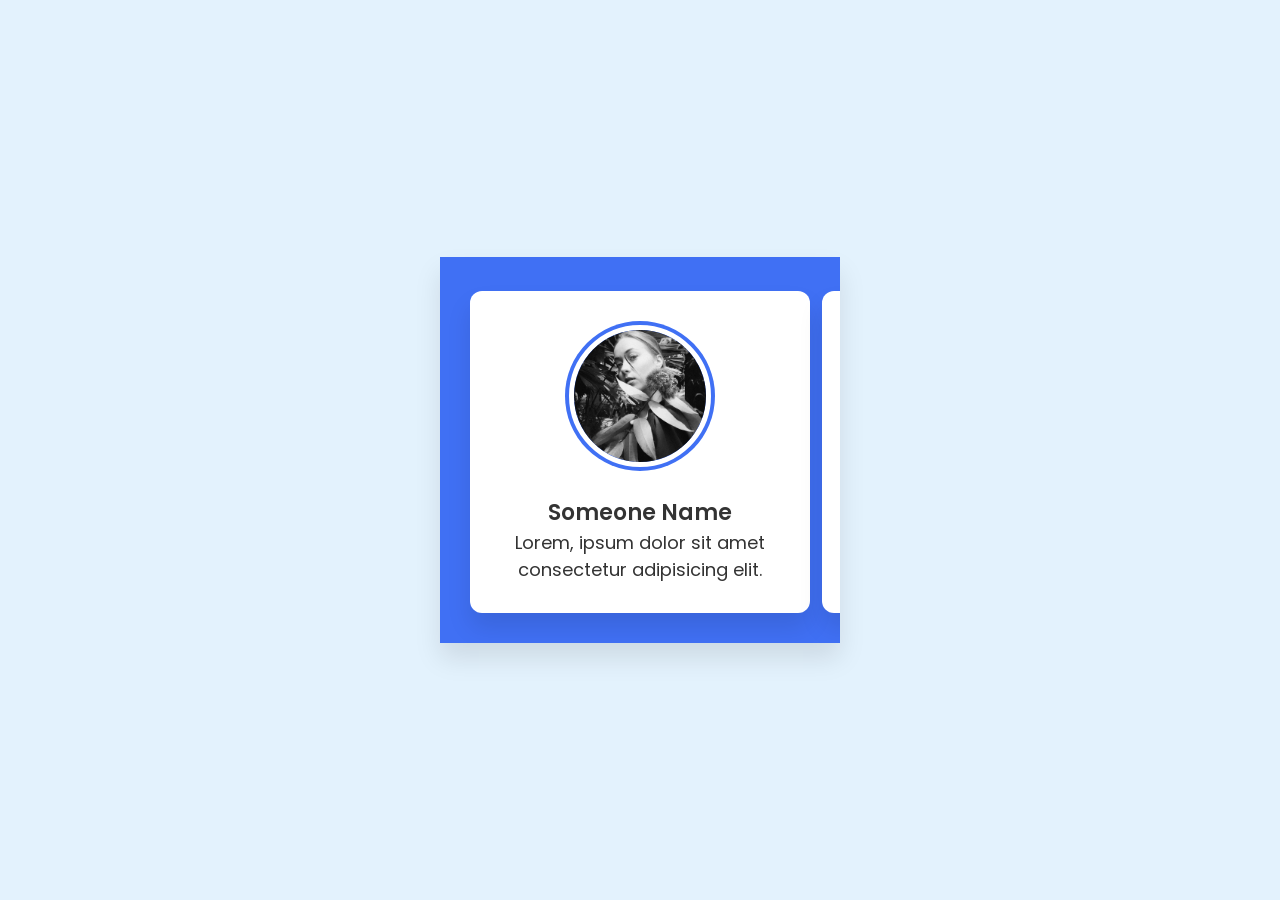
<file: index.html>
<!DOCTYPE html>
<html lang="pt-br">
<head>
    <meta charset="UTF-8">
    <meta name="viewport" content="width=device-width, initial-scale=1.0">
    <title>Card Slider in HTML & CSS</title>
    <link rel="stylesheet" href="style.css">
</head>
<body>
    <section class="container">
        <div class="card">
            <div class="image">
                <img src="img/photo-1776660969588-64e468f0ad64.avif" alt="">
            </div>
            <h2>Someone Name</h2>
            <p>Lorem, ipsum dolor sit amet consectetur adipisicing elit.</p>
        </div>
        <div class="card">
            <div class="image">
                <img src="img/photo-1776728029175-c6b9d807c6b8.avif" alt="">
            </div>
            <h2>Someone Name</h2>
            <p>Lorem, ipsum dolor sit amet consectetur adipisicing elit.</p>
        </div>
        <div class="card">
            <div class="image">
                <img src="img/photo-1778517436072-17faa6f57ca7.avif" alt="">
            </div>
            <h2>Someone Name</h2>
            <p>Lorem, ipsum dolor sit amet consectetur adipisicing elit.</p>
        </div>
        <div class="card">
            <div class="image">
                <img src="img/premium_photo-1708275663571-dbe1c4f4908c.avif" alt="">
            </div>
            <h2>Someone Name</h2>
            <p>Lorem, ipsum dolor sit amet consectetur adipisicing elit.</p>
        </div>
    </section>
</body>
</html>
</file>
<file: style.css>
@import url('https://fonts.googleapis.com/css2?family=Poppins:ital,wght@0,100;0,200;0,300;0,400;0,500;0,600;0,700;0,800;0,900;1,100;1,200;1,300;1,400;1,500;1,600;1,700;1,800;1,900&display=swap');
*{
    margin: 0;
    padding: 0;
    box-sizing: border-box; 
    font-family: "Poppins", sans-serif;
}
body{
    min-height: 100vh;
    display: flex;
    align-items: center;
    justify-content: center;
    background: #e3f2fd;
}
::-webkit-scrollbar{
    height: 8px;
}
::-webkit-scrollbar-track{
    background: #f1f1f1;
    border-radius: 25px;
}
::-webkit-scrollbar-thumb{
    background: #6e93f7;
    border-radius: 25px;
}
::-webkit-scrollbar-thumb:hover{
    background: #4070f4
}
.container{
    display: flex;
    gap: 12px;
    max-width: 400px;
    width: 100%;
    background: #4070f4;
    padding: 30px;
    scroll-snap-type: x mandatory;
    overflow-x: scroll;
    scroll-padding: 30px;
    box-shadow: 0 15px 25px rgba(0, 0, 0, 0.1);
}
.container .card{
    display: flex;
    flex: 0 0 100%;
    flex-direction: column;
    align-items: center;
    padding: 30px;
    border-radius: 12px;
    background: #fff;
    scroll-snap-align: start;
    box-shadow: 0 15px 25px rgba(0, 0, 0, 0.1);
}
.card .image{
    height: 150px;
    width: 150px;
    padding: 4px;
    background: #4070f4;
    border-radius: 50%;
}
.image img{
    height: 100%;
    width: 100%;
    object-fit: cover;
    border-radius: 50%;
    border: 5px solid #fff;
}
.card h2{
    margin-top: 25px;
    color: #333;
    font-size: 22px;
    font-weight: 600;
}
.card{
    margin-top: 4px;
    font-size: 18px;
    font-weight: 400;
    color: #333;
    text-align: center;
}
</file>
